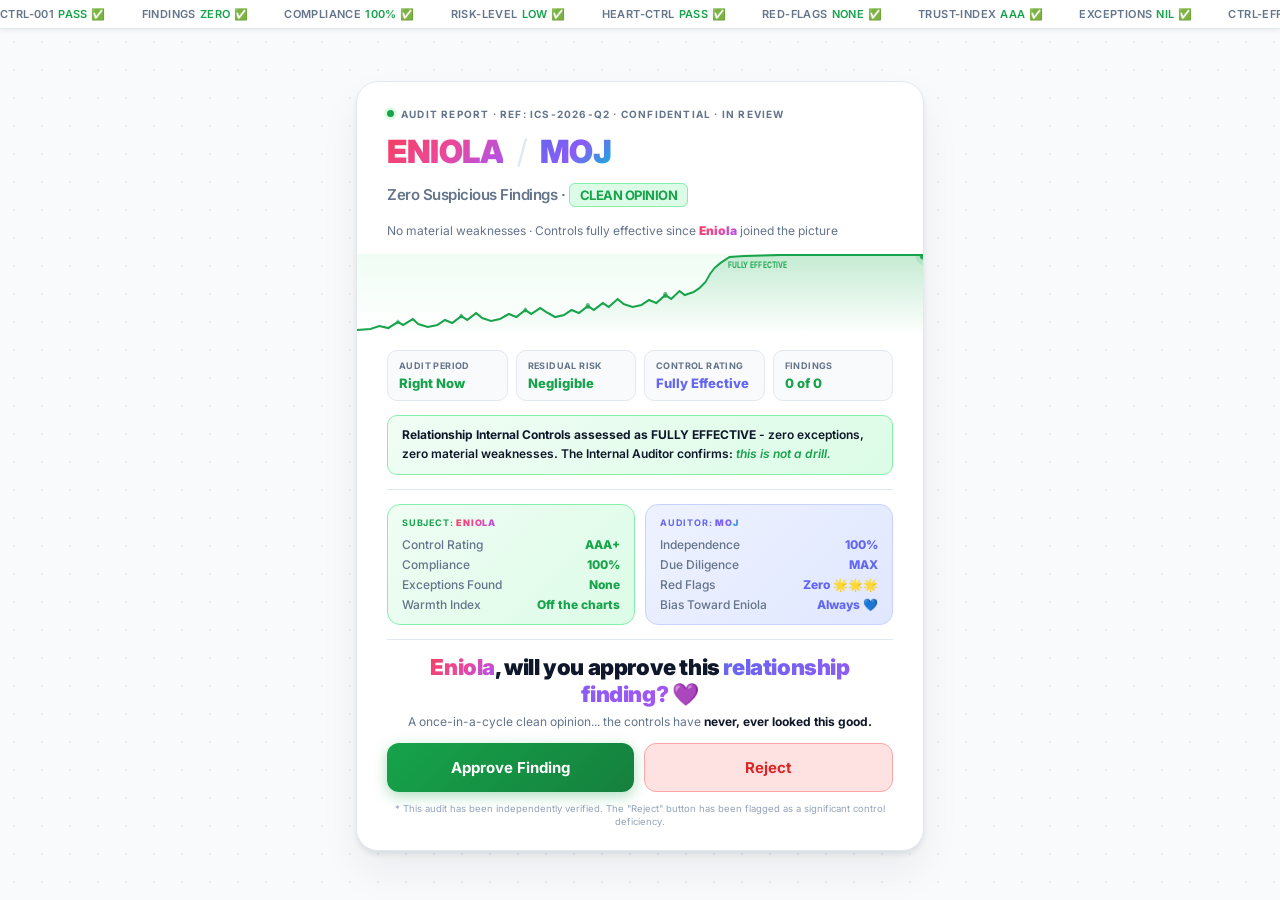
<file: index.html>
<!DOCTYPE html>
<html lang="en">
<head>
  <meta charset="UTF-8" />
  <meta name="viewport" content="width=device-width, initial-scale=1.0"/>
  <title>Internal Audit Report — ICS-2026-Q2 💜</title>
  <style>
    @import url('https://fonts.googleapis.com/css2?family=Inter:wght@300;400;500;600;700;800;900&display=swap');

    :root {
      --green: #16a34a;
      --green-light: #dcfce7;
      --green-border: #86efac;
      --red: #dc2626;
      --red-light: #fee2e2;
      --red-border: #fca5a5;
      --bg: #f8fafc;
      --card: #ffffff;
      --border: #e2e8f0;
      --text: #0f172a;
      --muted: #64748b;
      --accent: #6366f1;
      --shadow: rgba(15,23,42,0.08);
    }

    * { margin: 0; padding: 0; box-sizing: border-box; }
    html, body { height: 100%; overflow: hidden; }

    body {
      background: var(--bg);
      color: var(--text);
      font-family: 'Inter', sans-serif;
      height: 100vh;
      display: flex;
      align-items: center;
      justify-content: center;
      overflow: hidden;
      padding-top: 32px;
    }

    body::before {
      content: '';
      position: fixed;
      inset: 0;
      background-image: radial-gradient(circle, #cbd5e1 1px, transparent 1px);
      background-size: 28px 28px;
      pointer-events: none;
      z-index: 0;
      opacity: 0.4;
    }

    /* ── Ticker ── */
    .ticker-bar {
      position: fixed;
      top: 0; left: 0; right: 0;
      background: #fff;
      border-bottom: 1px solid var(--border);
      padding: 7px 0;
      overflow: hidden;
      z-index: 100;
      box-shadow: 0 1px 4px var(--shadow);
    }
    .ticker-inner {
      display: flex;
      gap: 36px;
      animation: ticker 28s linear infinite;
      white-space: nowrap;
    }
    .ticker-item { font-size: 11px; font-weight: 600; letter-spacing: 0.4px; }
    .ticker-item .symbol { color: var(--muted); margin-right: 4px; }
    .ticker-item .up   { color: var(--green); }
    .ticker-item .down { color: var(--red); }
    @keyframes ticker {
      0%   { transform: translateX(0); }
      100% { transform: translateX(-50%); }
    }

    /* ── Layout ── */
    .container {
      position: relative;
      z-index: 10;
      width: 100%;
      max-width: 600px;
      padding: 0 16px;
      transform-origin: center center;
    }

    .card {
      background: var(--card);
      border: 1px solid var(--border);
      border-radius: 22px;
      padding: 26px 30px 22px;
      box-shadow: 0 4px 6px var(--shadow), 0 20px 40px rgba(15,23,42,0.06);
    }

    /* ── Top status ── */
    .top-label {
      display: flex;
      align-items: center;
      gap: 7px;
      font-size: 10px;
      font-weight: 700;
      letter-spacing: 1.2px;
      text-transform: uppercase;
      color: var(--muted);
      margin-bottom: 14px;
    }
    .dot {
      width: 7px; height: 7px;
      border-radius: 50%;
      background: var(--green);
      box-shadow: 0 0 0 3px var(--green-light);
      animation: pulse 1.5s ease-in-out infinite;
    }
    @keyframes pulse {
      0%, 100% { box-shadow: 0 0 0 3px var(--green-light); }
      50%       { box-shadow: 0 0 0 6px rgba(22,163,74,0.12); }
    }

    /* ── Symbol row ── */
    .symbol-row {
      font-size: 32px;
      font-weight: 900;
      letter-spacing: -0.5px;
      line-height: 1.15;
      margin-bottom: 10px;
    }
    .symbol-row .sep { color: var(--border); margin: 0 8px; font-weight: 400; }
    .symbol-row .sub { color: var(--muted); font-size: 15px; font-weight: 600; }

    .price-row {
      display: flex;
      align-items: baseline;
      gap: 12px;
      margin-bottom: 6px;
    }
    .price-main {
      font-size: 30px;
      font-weight: 900;
      letter-spacing: -1px;
      line-height: 1;
    }
    .badge {
      background: var(--green-light);
      color: var(--green);
      border: 1px solid var(--green-border);
      border-radius: 6px;
      padding: 3px 10px;
      font-size: 13px;
      font-weight: 700;
    }
    .change-sub {
      font-size: 12px;
      color: var(--muted);
      margin-bottom: 16px;
    }

    /* ── Chart ── */
    .chart-wrap {
      margin: 0 -30px 16px;
      height: 80px;
      overflow: hidden;
      background: linear-gradient(to bottom, #f0fdf4 0%, transparent 100%);
      position: relative;
    }
    .chart-wrap svg { width: 100%; height: 100%; }

    /* ── Stats grid ── */
    .stats {
      display: grid;
      grid-template-columns: repeat(4, 1fr);
      gap: 8px;
      margin-bottom: 14px;
    }
    .stat-box {
      background: var(--bg);
      border: 1px solid var(--border);
      border-radius: 10px;
      padding: 9px 11px;
    }
    .stat-label {
      font-size: 9px;
      font-weight: 700;
      letter-spacing: 0.4px;
      text-transform: uppercase;
      color: var(--muted);
      margin-bottom: 4px;
    }
    .stat-value {
      font-size: 13px;
      font-weight: 800;
      color: var(--text);
    }
    .stat-value.green  { color: var(--green); }
    .stat-value.red    { color: var(--red); }
    .stat-value.accent { color: var(--accent); }

    /* ── Divider ── */
    .divider {
      border: none;
      border-top: 1px solid var(--border);
      margin: 14px 0;
    }

    /* ── Two column: Eniola + MOJ ── */
    .issuers {
      display: grid;
      grid-template-columns: 1fr 1fr;
      gap: 10px;
      margin-bottom: 14px;
    }
    .issuer-box {
      border-radius: 13px;
      padding: 12px 14px;
    }
    .issuer-box.green-box {
      background: linear-gradient(135deg,#f0fdf4,#dcfce7);
      border: 1px solid var(--green-border);
    }
    .issuer-box.blue-box {
      background: linear-gradient(135deg,#eef2ff,#e0e7ff);
      border: 1px solid #c7d2fe;
    }
    .issuer-title {
      font-size: 9px;
      font-weight: 700;
      letter-spacing: 0.8px;
      text-transform: uppercase;
      margin-bottom: 9px;
    }
    .issuer-stats {
      display: flex;
      flex-direction: column;
      gap: 5px;
    }
    .issuer-row {
      display: flex;
      justify-content: space-between;
      align-items: center;
      font-size: 12px;
    }
    .issuer-row .lbl { color: var(--muted); font-weight: 500; }
    .issuer-row .val { font-weight: 800; }

    /* ── Question ── */
    .question {
      text-align: center;
      margin-bottom: 14px;
    }
    .question h1 {
      font-size: 22px;
      font-weight: 900;
      letter-spacing: -0.4px;
      line-height: 1.25;
      margin-bottom: 5px;
    }
    .question h1 em {
      font-style: normal;
      background: linear-gradient(135deg, #6366f1, #a855f7);
      -webkit-background-clip: text;
      -webkit-text-fill-color: transparent;
    }
    .question p {
      font-size: 12px;
      color: var(--muted);
    }

    /* ── Buttons ── */
    .btn-row {
      display: flex;
      gap: 10px;
      position: relative;
    }
    .btn {
      border: none;
      border-radius: 12px;
      font-family: 'Inter', sans-serif;
      font-size: 15px;
      font-weight: 700;
      padding: 14px 0;
      cursor: pointer;
      transition: transform 0.15s, box-shadow 0.15s;
      flex: 1;
    }
    .btn:active { transform: scale(0.97) !important; }
    .btn-yes {
      background: linear-gradient(135deg, #16a34a, #15803d);
      color: #fff;
      box-shadow: 0 4px 14px rgba(22,163,74,0.35);
    }
    .btn-yes:hover { transform: translateY(-2px); box-shadow: 0 8px 22px rgba(22,163,74,0.4); }
    .btn-no {
      background: var(--red-light);
      color: var(--red);
      border: 1px solid var(--red-border);
    }

    .disclaimer {
      margin-top: 10px;
      font-size: 9.5px;
      color: #94a3b8;
      text-align: center;
      line-height: 1.4;
    }

    /* ── Name styles ── */
    .name-eniola {
      font-weight: 900;
      background: linear-gradient(135deg, #f43f5e, #ec4899, #a855f7);
      -webkit-background-clip: text;
      -webkit-text-fill-color: transparent;
      background-clip: text;
    }
    .name-moj {
      font-weight: 900;
      background: linear-gradient(135deg, #6366f1, #8b5cf6, #06b6d4);
      -webkit-background-clip: text;
      -webkit-text-fill-color: transparent;
      background-clip: text;
    }

    /* ── Success ── */
    #success {
      display: none;
      position: fixed;
      inset: 0;
      background: rgba(248,250,252,0.88);
      z-index: 999;
      align-items: center;
      justify-content: center;
      flex-direction: column;
      backdrop-filter: blur(8px);
    }
    #success.show { display: flex; }
    .success-card {
      background: #fff;
      border: 1px solid var(--green-border);
      border-radius: 24px;
      padding: 44px 52px;
      text-align: center;
      box-shadow: 0 0 0 6px var(--green-light), 0 20px 60px rgba(22,163,74,0.15);
      animation: popIn 0.5s cubic-bezier(0.34,1.56,0.64,1);
      max-width: 380px;
    }
    @keyframes popIn {
      from { transform: scale(0.5); opacity: 0; }
      to   { transform: scale(1);   opacity: 1; }
    }
    .success-emoji { font-size: 56px; margin-bottom: 12px; }
    .success-card h2 { font-size: 24px; font-weight: 800; color: var(--green); margin-bottom: 8px; }
    .success-card p  { color: var(--muted); font-size: 13px; line-height: 1.6; }
    .portfolio-line {
      margin-top: 14px;
      background: var(--green-light);
      border: 1px solid var(--green-border);
      border-radius: 10px;
      padding: 9px 14px;
      font-size: 13px;
      font-weight: 700;
      color: var(--green);
    }

    /* ── Petals ── */
    .petal {
      position: fixed;
      top: -40px;
      animation: petalFall linear infinite;
      pointer-events: none;
      z-index: 1;
      user-select: none;
    }
    @keyframes petalFall {
      0%   { transform: translateY(0) rotate(0deg);   opacity: 0; }
      10%  { opacity: 0.7; }
      90%  { opacity: 0.5; }
      100% { transform: translateY(110vh) rotate(360deg); opacity: 0; }
    }

    /* ── Confetti ── */
    .confetti-piece {
      position: fixed;
      animation: confettiFall linear forwards;
      z-index: 1000;
    }
    @keyframes confettiFall {
      0%   { transform: translateY(-20px) rotate(0deg);   opacity: 1; }
      100% { transform: translateY(110vh) rotate(720deg); opacity: 0; }
    }
  </style>
</head>
<body>

<div class="ticker-bar">
  <div class="ticker-inner" id="ticker"></div>
</div>

<div class="container" id="container">
  <div class="card">

    <div class="top-label">
      <div class="dot"></div>
      AUDIT REPORT · REF: ICS-2026-Q2 · CONFIDENTIAL · IN REVIEW
    </div>

    <div class="symbol-row">
      <span class="name-eniola">ENIOLA</span>
      <span class="sep">/</span>
      <span class="name-moj">MOJ</span><br>
      <span class="sub">Zero Suspicious Findings ·  </span> <span class="badge">CLEAN OPINION</span>
    </div>

    <div class="price-row">
      
    </div>
    <div class="change-sub">No material weaknesses · Controls fully effective since <span class="name-eniola">Eniola</span> joined the picture</div>

    <!-- Effectiveness Trend Chart -->
    <div class="chart-wrap">
      <svg viewBox="0 0 760 80" preserveAspectRatio="none" xmlns="http://www.w3.org/2000/svg">
        <defs>
          <linearGradient id="g" x1="0" y1="0" x2="0" y2="1">
            <stop offset="0%"   stop-color="#16a34a" stop-opacity="0.2"/>
            <stop offset="100%" stop-color="#16a34a" stop-opacity="0"/>
          </linearGradient>
        </defs>
        <path d="M0,76 L18,75 L30,72 L42,74 L55,68 L62,71 L75,65 L82,70 L95,73 L108,71 L118,66 L128,69 L140,62 L148,66 L160,59 L168,64 L180,67 L192,65 L204,60 L214,63 L226,56 L234,60 L246,54 L254,58 L266,63 L278,61 L288,56 L298,59 L310,52 L318,56 L330,49 L338,53 L350,45 L358,50 L370,53 L382,51 L392,46 L402,49 L414,41 L422,45 L433,37 L440,41 L452,38 L460,34 L468,28 L474,20 L480,14 L488,9 L500,3 L520,2 L570,1 L760,1 L760,80 L0,80 Z"
              fill="url(#g)"/>
        <path d="M0,76 L18,75 L30,72 L42,74 L55,68 L62,71 L75,65 L82,70 L95,73 L108,71 L118,66 L128,69 L140,62 L148,66 L160,59 L168,64 L180,67 L192,65 L204,60 L214,63 L226,56 L234,60 L246,54 L254,58 L266,63 L278,61 L288,56 L298,59 L310,52 L318,56 L330,49 L338,53 L350,45 L358,50 L370,53 L382,51 L392,46 L402,49 L414,41 L422,45 L433,37 L440,41 L452,38 L460,34 L468,28 L474,20 L480,14 L488,9 L500,3 L520,2 L570,1 L760,1"
              fill="none" stroke="#16a34a" stroke-width="2.2" stroke-linejoin="miter"/>
        <circle cx="55"  cy="68" r="2.5" fill="#16a34a" opacity="0.5"/>
        <circle cx="140" cy="62" r="2.5" fill="#16a34a" opacity="0.55"/>
        <circle cx="226" cy="56" r="2.5" fill="#16a34a" opacity="0.6"/>
        <circle cx="310" cy="52" r="3"   fill="#16a34a" opacity="0.65"/>
        <circle cx="414" cy="41" r="3"   fill="#16a34a" opacity="0.7"/>
        <text x="498" y="14" font-family="Inter,sans-serif" font-size="9" font-weight="700" fill="#16a34a" opacity="0.9">FULLY EFFECTIVE</text>
        <circle cx="760" cy="1" r="4.5" fill="#16a34a" opacity="0.9"/>
        <circle cx="760" cy="1" r="10"  fill="#16a34a" opacity="0.12"/>
      </svg>
    </div>

    <!-- Stats -->
    <div class="stats">
      <div class="stat-box">
        <div class="stat-label">Audit Period</div>
        <div class="stat-value green">Right Now</div>
      </div>
      <div class="stat-box">
        <div class="stat-label">Residual Risk</div>
        <div class="stat-value green">Negligible</div>
      </div>
      <div class="stat-box">
        <div class="stat-label">Control Rating</div>
        <div class="stat-value accent">Fully Effective</div>
      </div>
      <div class="stat-box">
        <div class="stat-label">Findings</div>
        <div class="stat-value green">0 of 0 </div>
      </div>
    </div>

    <!-- Audit Summary -->
    <div style="background:linear-gradient(135deg,#f0fdf4,#dcfce7);border:1px solid #86efac;border-radius:10px;padding:10px 14px;margin-bottom:14px;font-size:12px;font-weight:600;color:#0f172a;line-height:1.55;">
      <strong>Relationship Internal Controls assessed as FULLY EFFECTIVE</strong> - zero exceptions, zero material weaknesses. The Internal Auditor confirms: <em style="color:#16a34a;">this is not a drill.</em>
    </div>

    <hr class="divider"/>

    <!-- Eniola + MOJ -->
    <div class="issuers">
      <div class="issuer-box green-box">
        <div class="issuer-title" style="color:#16a34a;">Subject: <span class="name-eniola">Eniola</span></div>
        <div class="issuer-stats">
          <div class="issuer-row"><span class="lbl">Control Rating</span><span class="val" style="color:#16a34a;">AAA+ </span></div>
          <div class="issuer-row"><span class="lbl">Compliance</span><span class="val" style="color:#16a34a;">100% </span></div>
          <div class="issuer-row"><span class="lbl">Exceptions Found</span><span class="val" style="color:#16a34a;">None </span></div>
          <div class="issuer-row"><span class="lbl">Warmth Index</span><span class="val" style="color:#16a34a;">Off the charts</span></div>
        </div>
      </div>
      <div class="issuer-box blue-box">
        <div class="issuer-title" style="color:var(--accent);">Auditor: <span class="name-moj">MOJ</span></div>
        <div class="issuer-stats">
          <div class="issuer-row"><span class="lbl">Independence</span><span class="val" style="color:var(--accent);">100% </span></div>
          <div class="issuer-row"><span class="lbl">Due Diligence</span><span class="val" style="color:var(--accent);">MAX </span></div>
          <div class="issuer-row"><span class="lbl">Red Flags</span><span class="val" style="color:var(--accent);">Zero 🌟🌟🌟</span></div>
          <div class="issuer-row"><span class="lbl">Bias Toward Eniola</span><span class="val" style="color:var(--accent);">Always 💙</span></div>
        </div>
      </div>
    </div>

    <hr class="divider"/>

    <div class="question">
      <h1><span class="name-eniola">Eniola</span>, will you approve this <em>relationship finding?</em> 💜</h1>
      <p>A once-in-a-cycle clean opinion... the controls have <strong style="color:#0f172a;">never, ever looked this good.</strong></p>
    </div>

    <div class="btn-row" id="btnRow">
      <button class="btn btn-yes" onclick="handleYes()">Approve Finding</button>
      <button class="btn btn-no" id="noBtn"> Reject</button>
    </div>

    <p class="disclaimer">* This audit has been independently verified. The "Reject" button has been flagged as a significant control deficiency.</p>

  </div>
</div>

<!-- Success -->
<div id="success">
  <div class="success-card">
    <div class="success-emoji">Yessss!!</div>
    <h2>FINDING APPROVED!</h2>
    <p><span class="name-eniola">Eniola</span> has rated this relationship controls as FULLY EFFECTIVE.<br/>
    <span style="font-size:12px;color:#16a34a;font-weight:600;">Audit Conclusion: Zero exceptions · Maximum compliance ∞</span></p>
    <div class="portfolio-line">Report Summary: +1 Partner (<span class="name-eniola" style="-webkit-text-fill-color:unset;color:#16a34a;">Eniola</span>) · Clean Opinion ▲▲▲</div>
  </div>
</div>

<script>
  // Ticker — audit-themed KPIs
  const tickers = [
    {s:'CTRL-001',v:'PASS ✅',up:true},{s:'FINDINGS',v:'ZERO ✅',up:true},
    {s:'COMPLIANCE',v:'100% ✅',up:true},{s:'RISK-LEVEL',v:'LOW ✅',up:true},
    {s:'HEART-CTRL',v:'PASS ✅',up:true},{s:'RED-FLAGS',v:'NONE ✅',up:true},
    {s:'TRUST-INDEX',v:'AAA ✅',up:true},{s:'EXCEPTIONS',v:'NIL ✅',up:true},
    {s:'CTRL-EFFECT',v:'STRONG ✅',up:true},{s:'MAT-WEAKNESS',v:'NONE ✅',up:true},
    {s:'DOUBT',v:'RESOLVED ✅',up:true},{s:'LATE-FILINGS',v:'0 ✅',up:true},
  ];
  const tickerEl = document.getElementById('ticker');
  [...tickers,...tickers].forEach(t => {
    const d = document.createElement('div');
    d.className = 'ticker-item';
    d.innerHTML = `<span class="symbol">${t.s}</span><span class="${t.up?'up':'down'}">${t.v}</span>`;
    tickerEl.appendChild(d);
  });

  // No button — audit-themed escalation labels
  const noBtn = document.getElementById('noBtn');
  let noCount = 0;
  const funnyLabels = [
    '❌ Reject',
    '🔍 Under Review...',
    '📋 More Evidence Required',
    '⚠️ Needs Escalation',
    '🗂️ Referred to Committee',
    '📊 Pending Risk Assessment',
    '🔄 Sent Back for Rework',
    '🧐 Insufficient Basis',
    '📌 Flagged as Exception',
    '⏳ Deferred to Next Cycle',
    '🚨 Control Deficiency!',
    '💼 Board Won\'t Allow It',
    '🔐 Access Denied',
    '📎 Missing Documentation',
    '✅ Actually... APPROVED!',
  ];

  // Store original rect once (before any transforms)
  let origRect = null;
  function getOrigRect() {
    if (!origRect) {
      noBtn.style.transform = 'none';
      origRect = noBtn.getBoundingClientRect();
    }
    return origRect;
  }

  function runAway(e) {
    e.preventDefault();
    noBtn.textContent = funnyLabels[noCount % funnyLabels.length];
    noCount++;

    const r   = getOrigRect();
    const vw  = window.innerWidth;
    const vh  = window.innerHeight;
    const pad = 12;

    const angle = Math.random() * 2 * Math.PI;
    const sinA  = Math.sin(angle);
    const dist  = sinA > 0
      ? 50  + Math.random() * 25    // downward: 50–75px
      : 200 + Math.random() * 100;  // up/left/right: 200–300px

    let dx = Math.round(Math.cos(angle) * dist);
    let dy = Math.round(sinA * dist);

    // Clamp relative to original position
    const newLeft = r.left + dx;
    const newTop  = r.top  + dy;
    if (newLeft < pad)                        dx += pad - newLeft;
    if (newTop  < 35 + pad)                   dy += (35 + pad) - newTop;
    if (newLeft + r.width  > vw - pad)        dx -= (newLeft + r.width)  - (vw - pad);
    if (newTop  + r.height > vh - pad)        dy -= (newTop  + r.height) - (vh - pad);

    noBtn.style.transition = 'transform 0.25s cubic-bezier(0.34,1.56,0.64,1)';
    noBtn.style.transform  = 'translate(' + dx + 'px, ' + dy + 'px)';
  }
  noBtn.addEventListener('mouseenter', runAway);
  noBtn.addEventListener('touchstart', runAway, {passive: false});

  // Yes
  function handleYes() {
    launchConfetti();
    setTimeout(() => document.getElementById('success').classList.add('show'), 300);
  }
  function launchConfetti() {
    const colors=['#16a34a','#6366f1','#a855f7','#f59e0b','#ec4899','#0ea5e9'];
    for(let i=0;i<120;i++){
      const el=document.createElement('div');
      el.className='confetti-piece';
      el.style.cssText=`left:${Math.random()*100}vw;top:-14px;background:${colors[Math.floor(Math.random()*colors.length)]};width:${6+Math.random()*10}px;height:${5+Math.random()*8}px;border-radius:${Math.random()>.5?'50%':'3px'};animation-duration:${1.8+Math.random()*2.2}s;animation-delay:${Math.random()*.9}s;`;
      document.body.appendChild(el);
      el.addEventListener('animationend',()=>el.remove());
    }
  }
  document.getElementById('success').addEventListener('click',()=>document.getElementById('success').classList.remove('show'));

  // Auto-fit
  function fitCard() {
    const container = document.getElementById('container');
    container.style.transform = 'scale(1)';
    const available = window.innerHeight - 32 - 8;
    const cardH = container.offsetHeight;
    if (cardH > available) container.style.transform = `scale(${available/cardH})`;
  }
  window.addEventListener('load', fitCard);
  window.addEventListener('resize', fitCard);
  setTimeout(fitCard, 150);

  // Falling icons — audit + heart themed
  const petals = ['❤️','❤️‍🔥','🌻','😍','💜','💕','🥰','💘','🌹','💖'];
  function spawnPetal() {
    const el = document.createElement('div');
    el.className = 'petal';
    el.textContent = petals[Math.floor(Math.random()*petals.length)];
    el.style.fontSize = (10+Math.random()*14)+'px';
    el.style.left = (Math.random()*100)+'vw';
    const dur = 6+Math.random()*8;
    el.style.animationDuration = dur+'s';
    el.style.animationDelay = (Math.random()*3)+'s';
    document.body.appendChild(el);
    setTimeout(()=>el.remove(),(dur+4)*1000);
  }
  for(let i=0;i<16;i++) spawnPetal();
  setInterval(spawnPetal, 700);
</script>
</body>
</html>
</file>
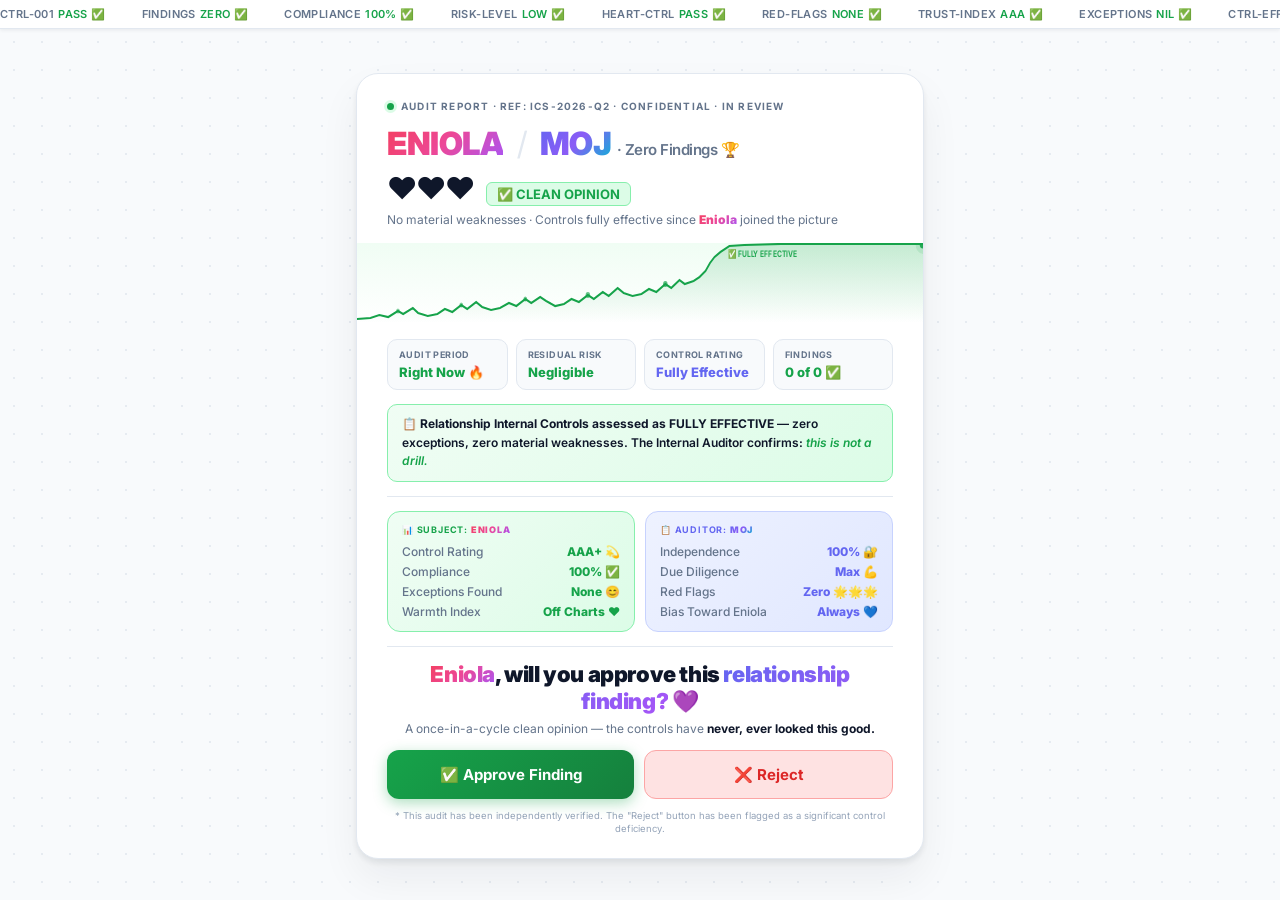
<file: girlfriend.html>
<!DOCTYPE html>
<html lang="en">
<head>
  <meta charset="UTF-8" />
  <meta name="viewport" content="width=device-width, initial-scale=1.0"/>
  <title>Internal Audit Report — ICS-2026-Q2 💜</title>
  <style>
    @import url('https://fonts.googleapis.com/css2?family=Inter:wght@300;400;500;600;700;800;900&display=swap');

    :root {
      --green: #16a34a;
      --green-light: #dcfce7;
      --green-border: #86efac;
      --red: #dc2626;
      --red-light: #fee2e2;
      --red-border: #fca5a5;
      --bg: #f8fafc;
      --card: #ffffff;
      --border: #e2e8f0;
      --text: #0f172a;
      --muted: #64748b;
      --accent: #6366f1;
      --shadow: rgba(15,23,42,0.08);
    }

    * { margin: 0; padding: 0; box-sizing: border-box; }
    html, body { height: 100%; overflow: hidden; }

    body {
      background: var(--bg);
      color: var(--text);
      font-family: 'Inter', sans-serif;
      height: 100vh;
      display: flex;
      align-items: center;
      justify-content: center;
      overflow: hidden;
      padding-top: 32px;
    }

    body::before {
      content: '';
      position: fixed;
      inset: 0;
      background-image: radial-gradient(circle, #cbd5e1 1px, transparent 1px);
      background-size: 28px 28px;
      pointer-events: none;
      z-index: 0;
      opacity: 0.4;
    }

    /* ── Ticker ── */
    .ticker-bar {
      position: fixed;
      top: 0; left: 0; right: 0;
      background: #fff;
      border-bottom: 1px solid var(--border);
      padding: 7px 0;
      overflow: hidden;
      z-index: 100;
      box-shadow: 0 1px 4px var(--shadow);
    }
    .ticker-inner {
      display: flex;
      gap: 36px;
      animation: ticker 28s linear infinite;
      white-space: nowrap;
    }
    .ticker-item { font-size: 11px; font-weight: 600; letter-spacing: 0.4px; }
    .ticker-item .symbol { color: var(--muted); margin-right: 4px; }
    .ticker-item .up   { color: var(--green); }
    .ticker-item .down { color: var(--red); }
    @keyframes ticker {
      0%   { transform: translateX(0); }
      100% { transform: translateX(-50%); }
    }

    /* ── Layout ── */
    .container {
      position: relative;
      z-index: 10;
      width: 100%;
      max-width: 600px;
      padding: 0 16px;
      transform-origin: center center;
    }

    .card {
      background: var(--card);
      border: 1px solid var(--border);
      border-radius: 22px;
      padding: 26px 30px 22px;
      box-shadow: 0 4px 6px var(--shadow), 0 20px 40px rgba(15,23,42,0.06);
    }

    /* ── Top status ── */
    .top-label {
      display: flex;
      align-items: center;
      gap: 7px;
      font-size: 10px;
      font-weight: 700;
      letter-spacing: 1.2px;
      text-transform: uppercase;
      color: var(--muted);
      margin-bottom: 14px;
    }
    .dot {
      width: 7px; height: 7px;
      border-radius: 50%;
      background: var(--green);
      box-shadow: 0 0 0 3px var(--green-light);
      animation: pulse 1.5s ease-in-out infinite;
    }
    @keyframes pulse {
      0%, 100% { box-shadow: 0 0 0 3px var(--green-light); }
      50%       { box-shadow: 0 0 0 6px rgba(22,163,74,0.12); }
    }

    /* ── Symbol row ── */
    .symbol-row {
      font-size: 32px;
      font-weight: 900;
      letter-spacing: -0.5px;
      line-height: 1.15;
      margin-bottom: 10px;
    }
    .symbol-row .sep { color: var(--border); margin: 0 8px; font-weight: 400; }
    .symbol-row .sub { color: var(--muted); font-size: 15px; font-weight: 600; }

    .price-row {
      display: flex;
      align-items: baseline;
      gap: 12px;
      margin-bottom: 6px;
    }
    .price-main {
      font-size: 30px;
      font-weight: 900;
      letter-spacing: -1px;
      line-height: 1;
    }
    .badge {
      background: var(--green-light);
      color: var(--green);
      border: 1px solid var(--green-border);
      border-radius: 6px;
      padding: 3px 10px;
      font-size: 13px;
      font-weight: 700;
    }
    .change-sub {
      font-size: 12px;
      color: var(--muted);
      margin-bottom: 16px;
    }

    /* ── Chart ── */
    .chart-wrap {
      margin: 0 -30px 16px;
      height: 80px;
      overflow: hidden;
      background: linear-gradient(to bottom, #f0fdf4 0%, transparent 100%);
      position: relative;
    }
    .chart-wrap svg { width: 100%; height: 100%; }

    /* ── Stats grid ── */
    .stats {
      display: grid;
      grid-template-columns: repeat(4, 1fr);
      gap: 8px;
      margin-bottom: 14px;
    }
    .stat-box {
      background: var(--bg);
      border: 1px solid var(--border);
      border-radius: 10px;
      padding: 9px 11px;
    }
    .stat-label {
      font-size: 9px;
      font-weight: 700;
      letter-spacing: 0.4px;
      text-transform: uppercase;
      color: var(--muted);
      margin-bottom: 4px;
    }
    .stat-value {
      font-size: 13px;
      font-weight: 800;
      color: var(--text);
    }
    .stat-value.green  { color: var(--green); }
    .stat-value.red    { color: var(--red); }
    .stat-value.accent { color: var(--accent); }

    /* ── Divider ── */
    .divider {
      border: none;
      border-top: 1px solid var(--border);
      margin: 14px 0;
    }

    /* ── Two column: Eniola + MOJ ── */
    .issuers {
      display: grid;
      grid-template-columns: 1fr 1fr;
      gap: 10px;
      margin-bottom: 14px;
    }
    .issuer-box {
      border-radius: 13px;
      padding: 12px 14px;
    }
    .issuer-box.green-box {
      background: linear-gradient(135deg,#f0fdf4,#dcfce7);
      border: 1px solid var(--green-border);
    }
    .issuer-box.blue-box {
      background: linear-gradient(135deg,#eef2ff,#e0e7ff);
      border: 1px solid #c7d2fe;
    }
    .issuer-title {
      font-size: 9px;
      font-weight: 700;
      letter-spacing: 0.8px;
      text-transform: uppercase;
      margin-bottom: 9px;
    }
    .issuer-stats {
      display: flex;
      flex-direction: column;
      gap: 5px;
    }
    .issuer-row {
      display: flex;
      justify-content: space-between;
      align-items: center;
      font-size: 12px;
    }
    .issuer-row .lbl { color: var(--muted); font-weight: 500; }
    .issuer-row .val { font-weight: 800; }

    /* ── Question ── */
    .question {
      text-align: center;
      margin-bottom: 14px;
    }
    .question h1 {
      font-size: 22px;
      font-weight: 900;
      letter-spacing: -0.4px;
      line-height: 1.25;
      margin-bottom: 5px;
    }
    .question h1 em {
      font-style: normal;
      background: linear-gradient(135deg, #6366f1, #a855f7);
      -webkit-background-clip: text;
      -webkit-text-fill-color: transparent;
    }
    .question p {
      font-size: 12px;
      color: var(--muted);
    }

    /* ── Buttons ── */
    .btn-row {
      display: flex;
      gap: 10px;
      position: relative;
    }
    .btn {
      border: none;
      border-radius: 12px;
      font-family: 'Inter', sans-serif;
      font-size: 15px;
      font-weight: 700;
      padding: 14px 0;
      cursor: pointer;
      transition: transform 0.15s, box-shadow 0.15s;
      flex: 1;
    }
    .btn:active { transform: scale(0.97) !important; }
    .btn-yes {
      background: linear-gradient(135deg, #16a34a, #15803d);
      color: #fff;
      box-shadow: 0 4px 14px rgba(22,163,74,0.35);
    }
    .btn-yes:hover { transform: translateY(-2px); box-shadow: 0 8px 22px rgba(22,163,74,0.4); }
    .btn-no {
      background: var(--red-light);
      color: var(--red);
      border: 1px solid var(--red-border);
    }

    .disclaimer {
      margin-top: 10px;
      font-size: 9.5px;
      color: #94a3b8;
      text-align: center;
      line-height: 1.4;
    }

    /* ── Name styles ── */
    .name-eniola {
      font-weight: 900;
      background: linear-gradient(135deg, #f43f5e, #ec4899, #a855f7);
      -webkit-background-clip: text;
      -webkit-text-fill-color: transparent;
      background-clip: text;
    }
    .name-moj {
      font-weight: 900;
      background: linear-gradient(135deg, #6366f1, #8b5cf6, #06b6d4);
      -webkit-background-clip: text;
      -webkit-text-fill-color: transparent;
      background-clip: text;
    }

    /* ── Success ── */
    #success {
      display: none;
      position: fixed;
      inset: 0;
      background: rgba(248,250,252,0.88);
      z-index: 999;
      align-items: center;
      justify-content: center;
      flex-direction: column;
      backdrop-filter: blur(8px);
    }
    #success.show { display: flex; }
    .success-card {
      background: #fff;
      border: 1px solid var(--green-border);
      border-radius: 24px;
      padding: 44px 52px;
      text-align: center;
      box-shadow: 0 0 0 6px var(--green-light), 0 20px 60px rgba(22,163,74,0.15);
      animation: popIn 0.5s cubic-bezier(0.34,1.56,0.64,1);
      max-width: 380px;
    }
    @keyframes popIn {
      from { transform: scale(0.5); opacity: 0; }
      to   { transform: scale(1);   opacity: 1; }
    }
    .success-emoji { font-size: 56px; margin-bottom: 12px; }
    .success-card h2 { font-size: 24px; font-weight: 800; color: var(--green); margin-bottom: 8px; }
    .success-card p  { color: var(--muted); font-size: 13px; line-height: 1.6; }
    .portfolio-line {
      margin-top: 14px;
      background: var(--green-light);
      border: 1px solid var(--green-border);
      border-radius: 10px;
      padding: 9px 14px;
      font-size: 13px;
      font-weight: 700;
      color: var(--green);
    }

    /* ── Petals ── */
    .petal {
      position: fixed;
      top: -40px;
      animation: petalFall linear infinite;
      pointer-events: none;
      z-index: 1;
      user-select: none;
    }
    @keyframes petalFall {
      0%   { transform: translateY(0) rotate(0deg);   opacity: 0; }
      10%  { opacity: 0.7; }
      90%  { opacity: 0.5; }
      100% { transform: translateY(110vh) rotate(360deg); opacity: 0; }
    }

    /* ── Confetti ── */
    .confetti-piece {
      position: fixed;
      animation: confettiFall linear forwards;
      z-index: 1000;
    }
    @keyframes confettiFall {
      0%   { transform: translateY(-20px) rotate(0deg);   opacity: 1; }
      100% { transform: translateY(110vh) rotate(720deg); opacity: 0; }
    }
  </style>
</head>
<body>

<div class="ticker-bar">
  <div class="ticker-inner" id="ticker"></div>
</div>

<div class="container" id="container">
  <div class="card">

    <div class="top-label">
      <div class="dot"></div>
      AUDIT REPORT · REF: ICS-2026-Q2 · CONFIDENTIAL · IN REVIEW
    </div>

    <div class="symbol-row">
      <span class="name-eniola">ENIOLA</span>
      <span class="sep">/</span>
      <span class="name-moj">MOJ</span>
      <span class="sub">· Zero Findings 🏆</span>
    </div>

    <div class="price-row">
      <div class="price-main">❤️❤️❤️</div>
      <div class="badge">✅ CLEAN OPINION</div>
    </div>
    <div class="change-sub">No material weaknesses · Controls fully effective since <span class="name-eniola">Eniola</span> joined the picture</div>

    <!-- Effectiveness Trend Chart -->
    <div class="chart-wrap">
      <svg viewBox="0 0 760 80" preserveAspectRatio="none" xmlns="http://www.w3.org/2000/svg">
        <defs>
          <linearGradient id="g" x1="0" y1="0" x2="0" y2="1">
            <stop offset="0%"   stop-color="#16a34a" stop-opacity="0.2"/>
            <stop offset="100%" stop-color="#16a34a" stop-opacity="0"/>
          </linearGradient>
        </defs>
        <path d="M0,76 L18,75 L30,72 L42,74 L55,68 L62,71 L75,65 L82,70 L95,73 L108,71 L118,66 L128,69 L140,62 L148,66 L160,59 L168,64 L180,67 L192,65 L204,60 L214,63 L226,56 L234,60 L246,54 L254,58 L266,63 L278,61 L288,56 L298,59 L310,52 L318,56 L330,49 L338,53 L350,45 L358,50 L370,53 L382,51 L392,46 L402,49 L414,41 L422,45 L433,37 L440,41 L452,38 L460,34 L468,28 L474,20 L480,14 L488,9 L500,3 L520,2 L570,1 L760,1 L760,80 L0,80 Z"
              fill="url(#g)"/>
        <path d="M0,76 L18,75 L30,72 L42,74 L55,68 L62,71 L75,65 L82,70 L95,73 L108,71 L118,66 L128,69 L140,62 L148,66 L160,59 L168,64 L180,67 L192,65 L204,60 L214,63 L226,56 L234,60 L246,54 L254,58 L266,63 L278,61 L288,56 L298,59 L310,52 L318,56 L330,49 L338,53 L350,45 L358,50 L370,53 L382,51 L392,46 L402,49 L414,41 L422,45 L433,37 L440,41 L452,38 L460,34 L468,28 L474,20 L480,14 L488,9 L500,3 L520,2 L570,1 L760,1"
              fill="none" stroke="#16a34a" stroke-width="2.2" stroke-linejoin="miter"/>
        <circle cx="55"  cy="68" r="2.5" fill="#16a34a" opacity="0.5"/>
        <circle cx="140" cy="62" r="2.5" fill="#16a34a" opacity="0.55"/>
        <circle cx="226" cy="56" r="2.5" fill="#16a34a" opacity="0.6"/>
        <circle cx="310" cy="52" r="3"   fill="#16a34a" opacity="0.65"/>
        <circle cx="414" cy="41" r="3"   fill="#16a34a" opacity="0.7"/>
        <text x="498" y="14" font-family="Inter,sans-serif" font-size="9" font-weight="700" fill="#16a34a" opacity="0.9">✅ FULLY EFFECTIVE</text>
        <circle cx="760" cy="1" r="4.5" fill="#16a34a" opacity="0.9"/>
        <circle cx="760" cy="1" r="10"  fill="#16a34a" opacity="0.12"/>
      </svg>
    </div>

    <!-- Stats -->
    <div class="stats">
      <div class="stat-box">
        <div class="stat-label">Audit Period</div>
        <div class="stat-value green">Right Now 🔥</div>
      </div>
      <div class="stat-box">
        <div class="stat-label">Residual Risk</div>
        <div class="stat-value green">Negligible</div>
      </div>
      <div class="stat-box">
        <div class="stat-label">Control Rating</div>
        <div class="stat-value accent">Fully Effective</div>
      </div>
      <div class="stat-box">
        <div class="stat-label">Findings</div>
        <div class="stat-value green">0 of 0 ✅</div>
      </div>
    </div>

    <!-- Audit Summary -->
    <div style="background:linear-gradient(135deg,#f0fdf4,#dcfce7);border:1px solid #86efac;border-radius:10px;padding:10px 14px;margin-bottom:14px;font-size:12px;font-weight:600;color:#0f172a;line-height:1.55;">
      📋 <strong>Relationship Internal Controls assessed as FULLY EFFECTIVE</strong> — zero exceptions, zero material weaknesses. The Internal Auditor confirms: <em style="color:#16a34a;">this is not a drill.</em>
    </div>

    <hr class="divider"/>

    <!-- Eniola + MOJ -->
    <div class="issuers">
      <div class="issuer-box green-box">
        <div class="issuer-title" style="color:#16a34a;">📊 Subject: <span class="name-eniola">Eniola</span></div>
        <div class="issuer-stats">
          <div class="issuer-row"><span class="lbl">Control Rating</span><span class="val" style="color:#16a34a;">AAA+ 💫</span></div>
          <div class="issuer-row"><span class="lbl">Compliance</span><span class="val" style="color:#16a34a;">100% ✅</span></div>
          <div class="issuer-row"><span class="lbl">Exceptions Found</span><span class="val" style="color:#16a34a;">None 😊</span></div>
          <div class="issuer-row"><span class="lbl">Warmth Index</span><span class="val" style="color:#16a34a;">Off Charts ❤️</span></div>
        </div>
      </div>
      <div class="issuer-box blue-box">
        <div class="issuer-title" style="color:var(--accent);">📋 Auditor: <span class="name-moj">MOJ</span></div>
        <div class="issuer-stats">
          <div class="issuer-row"><span class="lbl">Independence</span><span class="val" style="color:var(--accent);">100% 🔐</span></div>
          <div class="issuer-row"><span class="lbl">Due Diligence</span><span class="val" style="color:var(--accent);">Max 💪</span></div>
          <div class="issuer-row"><span class="lbl">Red Flags</span><span class="val" style="color:var(--accent);">Zero 🌟🌟🌟</span></div>
          <div class="issuer-row"><span class="lbl">Bias Toward Eniola</span><span class="val" style="color:var(--accent);">Always 💙</span></div>
        </div>
      </div>
    </div>

    <hr class="divider"/>

    <div class="question">
      <h1><span class="name-eniola">Eniola</span>, will you approve this <em>relationship finding?</em> 💜</h1>
      <p>A once-in-a-cycle clean opinion — the controls have <strong style="color:#0f172a;">never, ever looked this good.</strong></p>
    </div>

    <div class="btn-row" id="btnRow">
      <button class="btn btn-yes" onclick="handleYes()">✅ Approve Finding</button>
      <button class="btn btn-no" id="noBtn">❌ Reject</button>
    </div>

    <p class="disclaimer">* This audit has been independently verified. The "Reject" button has been flagged as a significant control deficiency.</p>

  </div>
</div>

<!-- Success -->
<div id="success">
  <div class="success-card">
    <div class="success-emoji">📋✅</div>
    <h2>FINDING APPROVED!</h2>
    <p><span class="name-eniola">Eniola</span> — relationship controls rated FULLY EFFECTIVE. 📊<br/>
    <span style="font-size:12px;color:#16a34a;font-weight:600;">Audit Conclusion: Zero exceptions · Maximum compliance ∞</span></p>
    <div class="portfolio-line">Report Summary: +1 Partner (<span class="name-eniola" style="-webkit-text-fill-color:unset;color:#16a34a;">Eniola</span>) · Clean Opinion ▲▲▲</div>
  </div>
</div>

<script>
  // Ticker — audit-themed KPIs
  const tickers = [
    {s:'CTRL-001',v:'PASS ✅',up:true},{s:'FINDINGS',v:'ZERO ✅',up:true},
    {s:'COMPLIANCE',v:'100% ✅',up:true},{s:'RISK-LEVEL',v:'LOW ✅',up:true},
    {s:'HEART-CTRL',v:'PASS ✅',up:true},{s:'RED-FLAGS',v:'NONE ✅',up:true},
    {s:'TRUST-INDEX',v:'AAA ✅',up:true},{s:'EXCEPTIONS',v:'NIL ✅',up:true},
    {s:'CTRL-EFFECT',v:'STRONG ✅',up:true},{s:'MAT-WEAKNESS',v:'NONE ✅',up:true},
    {s:'DOUBT',v:'RESOLVED ✅',up:true},{s:'LATE-FILINGS',v:'0 ✅',up:true},
  ];
  const tickerEl = document.getElementById('ticker');
  [...tickers,...tickers].forEach(t => {
    const d = document.createElement('div');
    d.className = 'ticker-item';
    d.innerHTML = `<span class="symbol">${t.s}</span><span class="${t.up?'up':'down'}">${t.v}</span>`;
    tickerEl.appendChild(d);
  });

  // No button — audit-themed escalation labels
  const noBtn = document.getElementById('noBtn');
  let noCount = 0;
  const funnyLabels = [
    '❌ Reject',
    '🔍 Under Review...',
    '📋 More Evidence Required',
    '⚠️ Needs Escalation',
    '🗂️ Referred to Committee',
    '📊 Pending Risk Assessment',
    '🔄 Sent Back for Rework',
    '🧐 Insufficient Basis',
    '📌 Flagged as Exception',
    '⏳ Deferred to Next Cycle',
    '🚨 Control Deficiency!',
    '💼 Board Won\'t Allow It',
    '🔐 Access Denied',
    '📎 Missing Documentation',
    '✅ Actually... APPROVED!',
  ];

  // Store original rect once (before any transforms)
  let origRect = null;
  function getOrigRect() {
    if (!origRect) {
      noBtn.style.transform = 'none';
      origRect = noBtn.getBoundingClientRect();
    }
    return origRect;
  }

  function runAway(e) {
    e.preventDefault();
    noBtn.textContent = funnyLabels[noCount % funnyLabels.length];
    noCount++;

    const r   = getOrigRect();
    const vw  = window.innerWidth;
    const vh  = window.innerHeight;
    const pad = 12;

    const angle = Math.random() * 2 * Math.PI;
    const sinA  = Math.sin(angle);
    const dist  = sinA > 0
      ? 50  + Math.random() * 25    // downward: 50–75px
      : 200 + Math.random() * 100;  // up/left/right: 200–300px

    let dx = Math.round(Math.cos(angle) * dist);
    let dy = Math.round(sinA * dist);

    // Clamp relative to original position
    const newLeft = r.left + dx;
    const newTop  = r.top  + dy;
    if (newLeft < pad)                        dx += pad - newLeft;
    if (newTop  < 35 + pad)                   dy += (35 + pad) - newTop;
    if (newLeft + r.width  > vw - pad)        dx -= (newLeft + r.width)  - (vw - pad);
    if (newTop  + r.height > vh - pad)        dy -= (newTop  + r.height) - (vh - pad);

    noBtn.style.transition = 'transform 0.25s cubic-bezier(0.34,1.56,0.64,1)';
    noBtn.style.transform  = 'translate(' + dx + 'px, ' + dy + 'px)';
  }
  noBtn.addEventListener('mouseenter', runAway);
  noBtn.addEventListener('touchstart', runAway, {passive: false});

  // Yes
  function handleYes() {
    launchConfetti();
    setTimeout(() => document.getElementById('success').classList.add('show'), 300);
  }
  function launchConfetti() {
    const colors=['#16a34a','#6366f1','#a855f7','#f59e0b','#ec4899','#0ea5e9'];
    for(let i=0;i<120;i++){
      const el=document.createElement('div');
      el.className='confetti-piece';
      el.style.cssText=`left:${Math.random()*100}vw;top:-14px;background:${colors[Math.floor(Math.random()*colors.length)]};width:${6+Math.random()*10}px;height:${5+Math.random()*8}px;border-radius:${Math.random()>.5?'50%':'3px'};animation-duration:${1.8+Math.random()*2.2}s;animation-delay:${Math.random()*.9}s;`;
      document.body.appendChild(el);
      el.addEventListener('animationend',()=>el.remove());
    }
  }
  document.getElementById('success').addEventListener('click',()=>document.getElementById('success').classList.remove('show'));

  // Auto-fit
  function fitCard() {
    const container = document.getElementById('container');
    container.style.transform = 'scale(1)';
    const available = window.innerHeight - 32 - 8;
    const cardH = container.offsetHeight;
    if (cardH > available) container.style.transform = `scale(${available/cardH})`;
  }
  window.addEventListener('load', fitCard);
  window.addEventListener('resize', fitCard);
  setTimeout(fitCard, 150);

  // Falling icons — audit + heart themed
  const petals = ['❤️','✅','📋','💕','📊','💗','🌷','💖'];
  function spawnPetal() {
    const el = document.createElement('div');
    el.className = 'petal';
    el.textContent = petals[Math.floor(Math.random()*petals.length)];
    el.style.fontSize = (10+Math.random()*14)+'px';
    el.style.left = (Math.random()*100)+'vw';
    const dur = 6+Math.random()*8;
    el.style.animationDuration = dur+'s';
    el.style.animationDelay = (Math.random()*3)+'s';
    document.body.appendChild(el);
    setTimeout(()=>el.remove(),(dur+4)*1000);
  }
  for(let i=0;i<16;i++) spawnPetal();
  setInterval(spawnPetal, 700);
</script>
</body>
</html>
</file>
